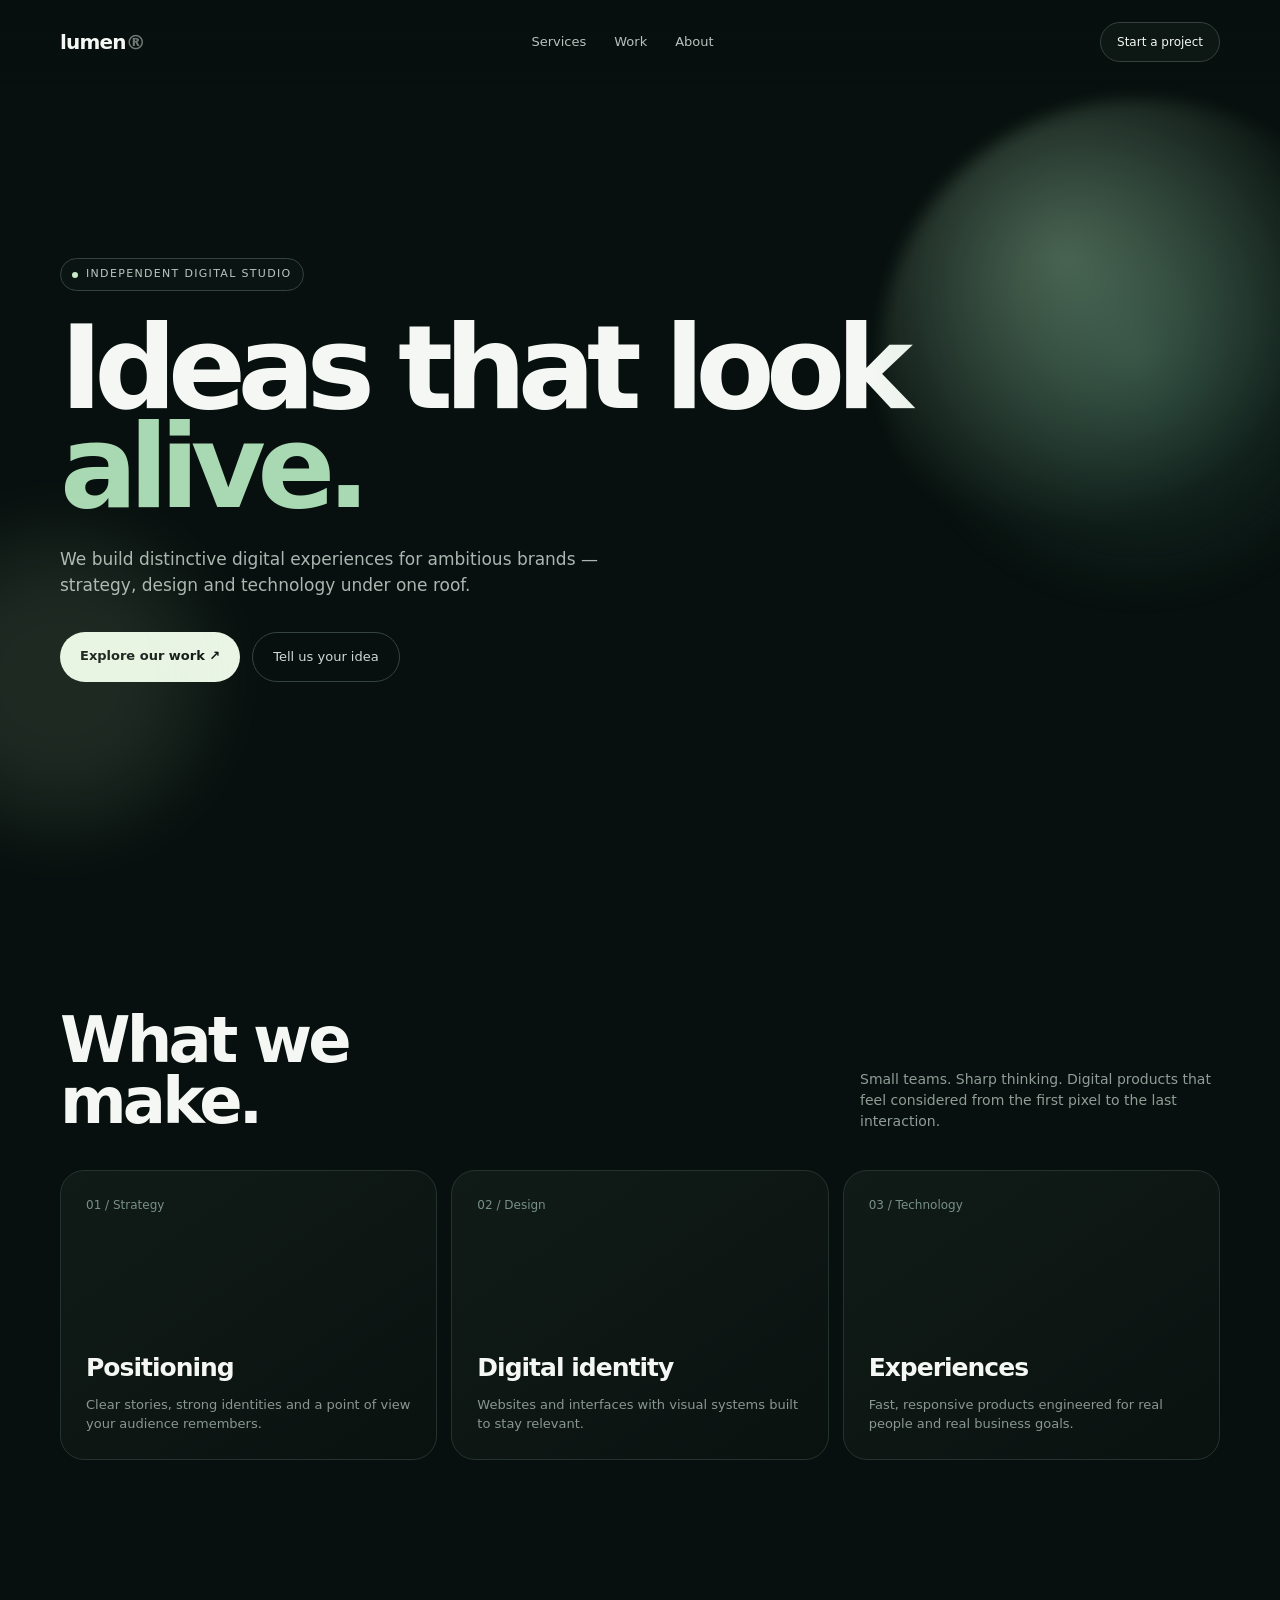
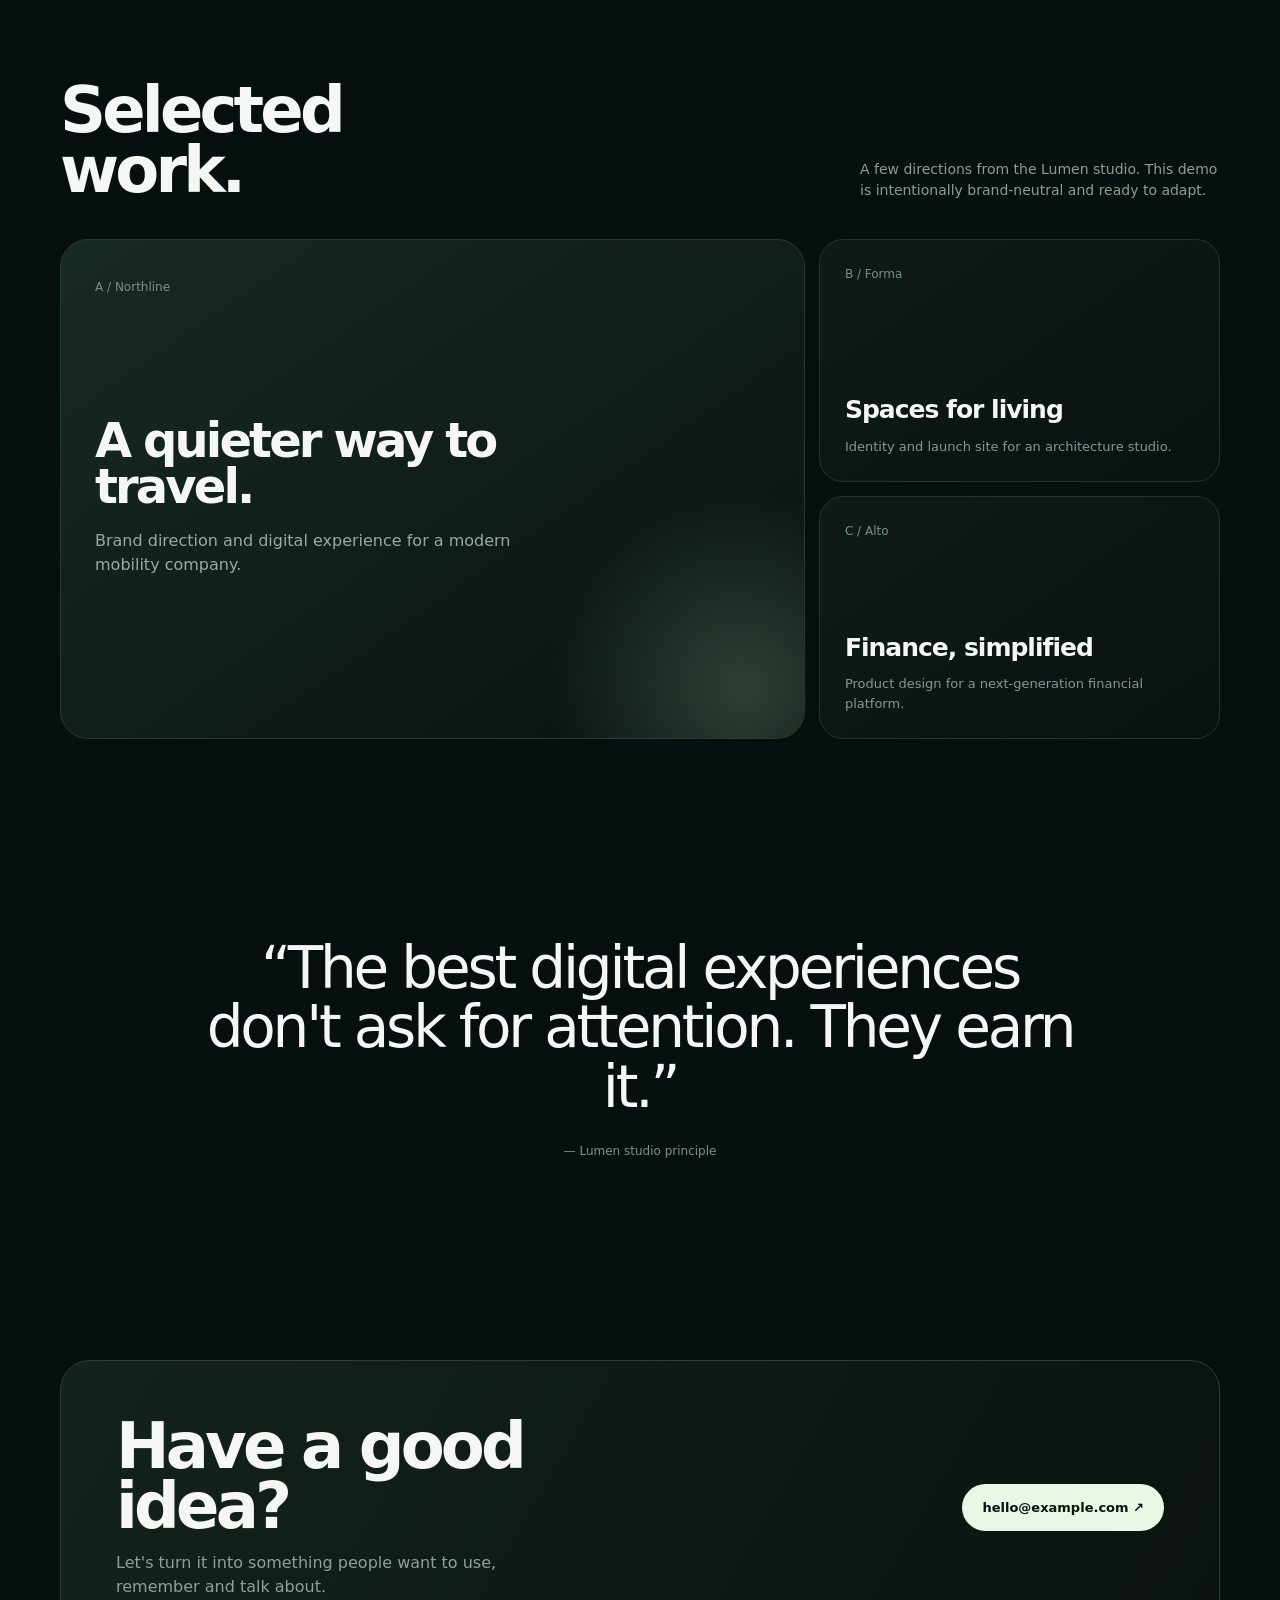
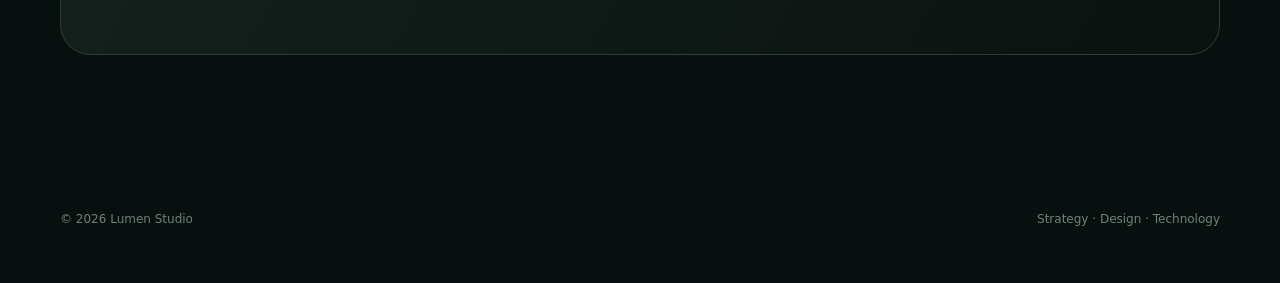
<file: demo/index.html>
<!doctype html>
<html lang="en">
<head>
  <meta charset="utf-8">
  <meta name="viewport" content="width=device-width,initial-scale=1">
  <meta name="description" content="Lumen — a premium digital studio demo website.">
  <title>Lumen — Digital Studio</title>
  <style>
    *{box-sizing:border-box;margin:0;padding:0}html{scroll-behavior:smooth}body{font-family:Inter,ui-sans-serif,system-ui,-apple-system,BlinkMacSystemFont,"Segoe UI",sans-serif;background:#07100e;color:#f4f7f3;line-height:1.5;overflow-x:hidden}a{color:inherit;text-decoration:none}.wrap{width:min(1160px,92%);margin:auto}.nav{position:fixed;z-index:10;top:0;left:0;right:0;padding:22px 0;background:linear-gradient(#07100eea,transparent)}.navin{display:flex;align-items:center;justify-content:space-between}.logo{font-size:20px;font-weight:800;letter-spacing:-.04em}.logo span{opacity:.45}.links{display:flex;gap:28px;font-size:13px;color:#b8c2bd}.links a:hover{color:#fff}.navbtn{border:1px solid #34413c;border-radius:999px;padding:10px 16px;font-size:12px;background:#0d1815}.hero{min-height:100vh;display:grid;place-items:center;position:relative;padding:130px 0 90px}.orb{position:absolute;width:520px;height:520px;border-radius:50%;background:radial-gradient(circle at 35% 30%,#b7e7bd55,transparent 55%),radial-gradient(circle,#4e8c7250,transparent 68%);filter:blur(8px);right:-120px;top:100px;animation:float 8s ease-in-out infinite}.orb2{position:absolute;width:280px;height:280px;border-radius:50%;background:#d7f3c91c;filter:blur(40px);left:-80px;bottom:80px}@keyframes float{50%{transform:translate(-30px,25px) scale(1.05)}}.eyebrow{display:inline-flex;gap:8px;align-items:center;border:1px solid #34443d;border-radius:999px;padding:7px 11px;color:#b8c8c0;font-size:11px;text-transform:uppercase;letter-spacing:.12em;margin-bottom:28px;background:#0c1714aa}.dot{width:6px;height:6px;border-radius:50%;background:#cce8c5}.hero h1{font-size:clamp(58px,9vw,128px);line-height:.86;letter-spacing:-.075em;max-width:950px;font-weight:800}.hero h1 em{font-style:normal;color:#a9d9b3}.sub{max-width:580px;color:#aab6b0;font-size:17px;margin:30px 0 34px}.actions{display:flex;gap:12px;flex-wrap:wrap}.primary{background:#eaf5e6;color:#0a110f;padding:14px 20px;border-radius:999px;font-weight:700;font-size:13px}.secondary{border:1px solid #35433d;padding:14px 20px;border-radius:999px;color:#d0d8d4;font-size:13px}.section{padding:110px 0}.sectionhead{display:flex;justify-content:space-between;gap:30px;align-items:end;margin-bottom:38px}.sectionhead h2{font-size:clamp(34px,5vw,64px);letter-spacing:-.06em;line-height:.95}.sectionhead p{max-width:360px;color:#8f9d96;font-size:14px}.grid{display:grid;grid-template-columns:repeat(3,1fr);gap:14px}.card{min-height:290px;border:1px solid #24332e;border-radius:24px;background:linear-gradient(145deg,#101b17,#0a1210);padding:25px;display:flex;flex-direction:column;justify-content:space-between;transition:.35s}.card:hover{transform:translateY(-8px);border-color:#587367}.num{font-size:12px;color:#789086}.card h3{font-size:25px;letter-spacing:-.04em;margin-bottom:8px}.card p{color:#899790;font-size:13px}.work{display:grid;grid-template-columns:1.3fr .7fr;gap:14px}.feature{min-height:500px;border-radius:28px;padding:34px;border:1px solid #293832;background:linear-gradient(145deg,#182a24,#0b1210);position:relative;overflow:hidden}.feature:after{content:"";position:absolute;width:420px;height:420px;border-radius:50%;right:-150px;bottom:-160px;background:radial-gradient(circle,#b7e7bd33,transparent 65%)}.feature h3{font-size:48px;letter-spacing:-.06em;line-height:.95;max-width:500px}.feature p{color:#9aa9a2;max-width:420px;margin-top:20px}.mini{display:grid;gap:14px}.mini .card{min-height:243px}.quote{padding:90px 0;text-align:center}.quote blockquote{font-size:clamp(30px,5vw,58px);line-height:1.02;letter-spacing:-.055em;max-width:900px;margin:auto}.quote cite{display:block;margin-top:25px;color:#819089;font-style:normal;font-size:12px}.cta{border:1px solid #2e3d37;border-radius:30px;padding:55px;background:linear-gradient(120deg,#14221d,#0b1210);display:flex;align-items:center;justify-content:space-between;gap:30px}.cta h2{font-size:clamp(38px,5vw,68px);letter-spacing:-.06em;line-height:.95}.cta p{color:#91a099;margin-top:14px;max-width:450px}.footer{padding:45px 0 55px;color:#738078;font-size:12px;display:flex;justify-content:space-between}.reveal{opacity:0;transform:translateY(25px);transition:.8s ease}.reveal.show{opacity:1;transform:none}@media(max-width:800px){.links{display:none}.grid,.work{grid-template-columns:1fr}.hero h1{font-size:66px}.section{padding:75px 0}.feature{min-height:400px}.cta{display:block}.cta .primary{display:inline-block;margin-top:25px}.footer{display:block}.footer div+div{margin-top:10px}}
  </style>
</head>
<body>
  <nav class="nav"><div class="wrap navin"><a class="logo" href="#">lumen<span>®</span></a><div class="links"><a href="#services">Services</a><a href="#work">Work</a><a href="#about">About</a></div><a class="navbtn" href="#contact">Start a project</a></div></nav>
  <main>
    <section class="hero"><div class="orb"></div><div class="orb2"></div><div class="wrap reveal"><div class="eyebrow"><i class="dot"></i> Independent digital studio</div><h1>Ideas that look <em>alive.</em></h1><p class="sub">We build distinctive digital experiences for ambitious brands — strategy, design and technology under one roof.</p><div class="actions"><a class="primary" href="#work">Explore our work ↗</a><a class="secondary" href="#contact">Tell us your idea</a></div></div></section>
    <section class="section" id="services"><div class="wrap"><div class="sectionhead reveal"><h2>What we<br>make.</h2><p>Small teams. Sharp thinking. Digital products that feel considered from the first pixel to the last interaction.</p></div><div class="grid"><article class="card reveal"><span class="num">01 / Strategy</span><div><h3>Positioning</h3><p>Clear stories, strong identities and a point of view your audience remembers.</p></div></article><article class="card reveal"><span class="num">02 / Design</span><div><h3>Digital identity</h3><p>Websites and interfaces with visual systems built to stay relevant.</p></div></article><article class="card reveal"><span class="num">03 / Technology</span><div><h3>Experiences</h3><p>Fast, responsive products engineered for real people and real business goals.</p></div></article></div></div></section>
    <section class="section" id="work"><div class="wrap"><div class="sectionhead reveal"><h2>Selected<br>work.</h2><p>A few directions from the Lumen studio. This demo is intentionally brand-neutral and ready to adapt.</p></div><div class="work"><article class="feature reveal"><span class="num">A / Northline</span><h3 style="margin-top:120px">A quieter way to travel.</h3><p>Brand direction and digital experience for a modern mobility company.</p></article><div class="mini"><article class="card reveal"><span class="num">B / Forma</span><div><h3>Spaces for living</h3><p>Identity and launch site for an architecture studio.</p></div></article><article class="card reveal"><span class="num">C / Alto</span><div><h3>Finance, simplified</h3><p>Product design for a next-generation financial platform.</p></div></article></div></div></div></section>
    <section class="quote" id="about"><div class="wrap reveal"><blockquote>“The best digital experiences don't ask for attention. They earn it.”</blockquote><cite>— Lumen studio principle</cite></div></section>
    <section class="section" id="contact"><div class="wrap"><div class="cta reveal"><div><h2>Have a good<br>idea?</h2><p>Let's turn it into something people want to use, remember and talk about.</p></div><a class="primary" href="mailto:hello@example.com">hello@example.com ↗</a></div></div></section>
  </main>
  <footer class="wrap footer"><div>© 2026 Lumen Studio</div><div>Strategy · Design · Technology</div></footer>
  <script>const els=document.querySelectorAll('.reveal');const io=new IntersectionObserver(es=>es.forEach(e=>{if(e.isIntersecting){e.target.classList.add('show');io.unobserve(e.target)}}),{threshold:.12});els.forEach(e=>io.observe(e));</script>
</body>
</html>
</file>
